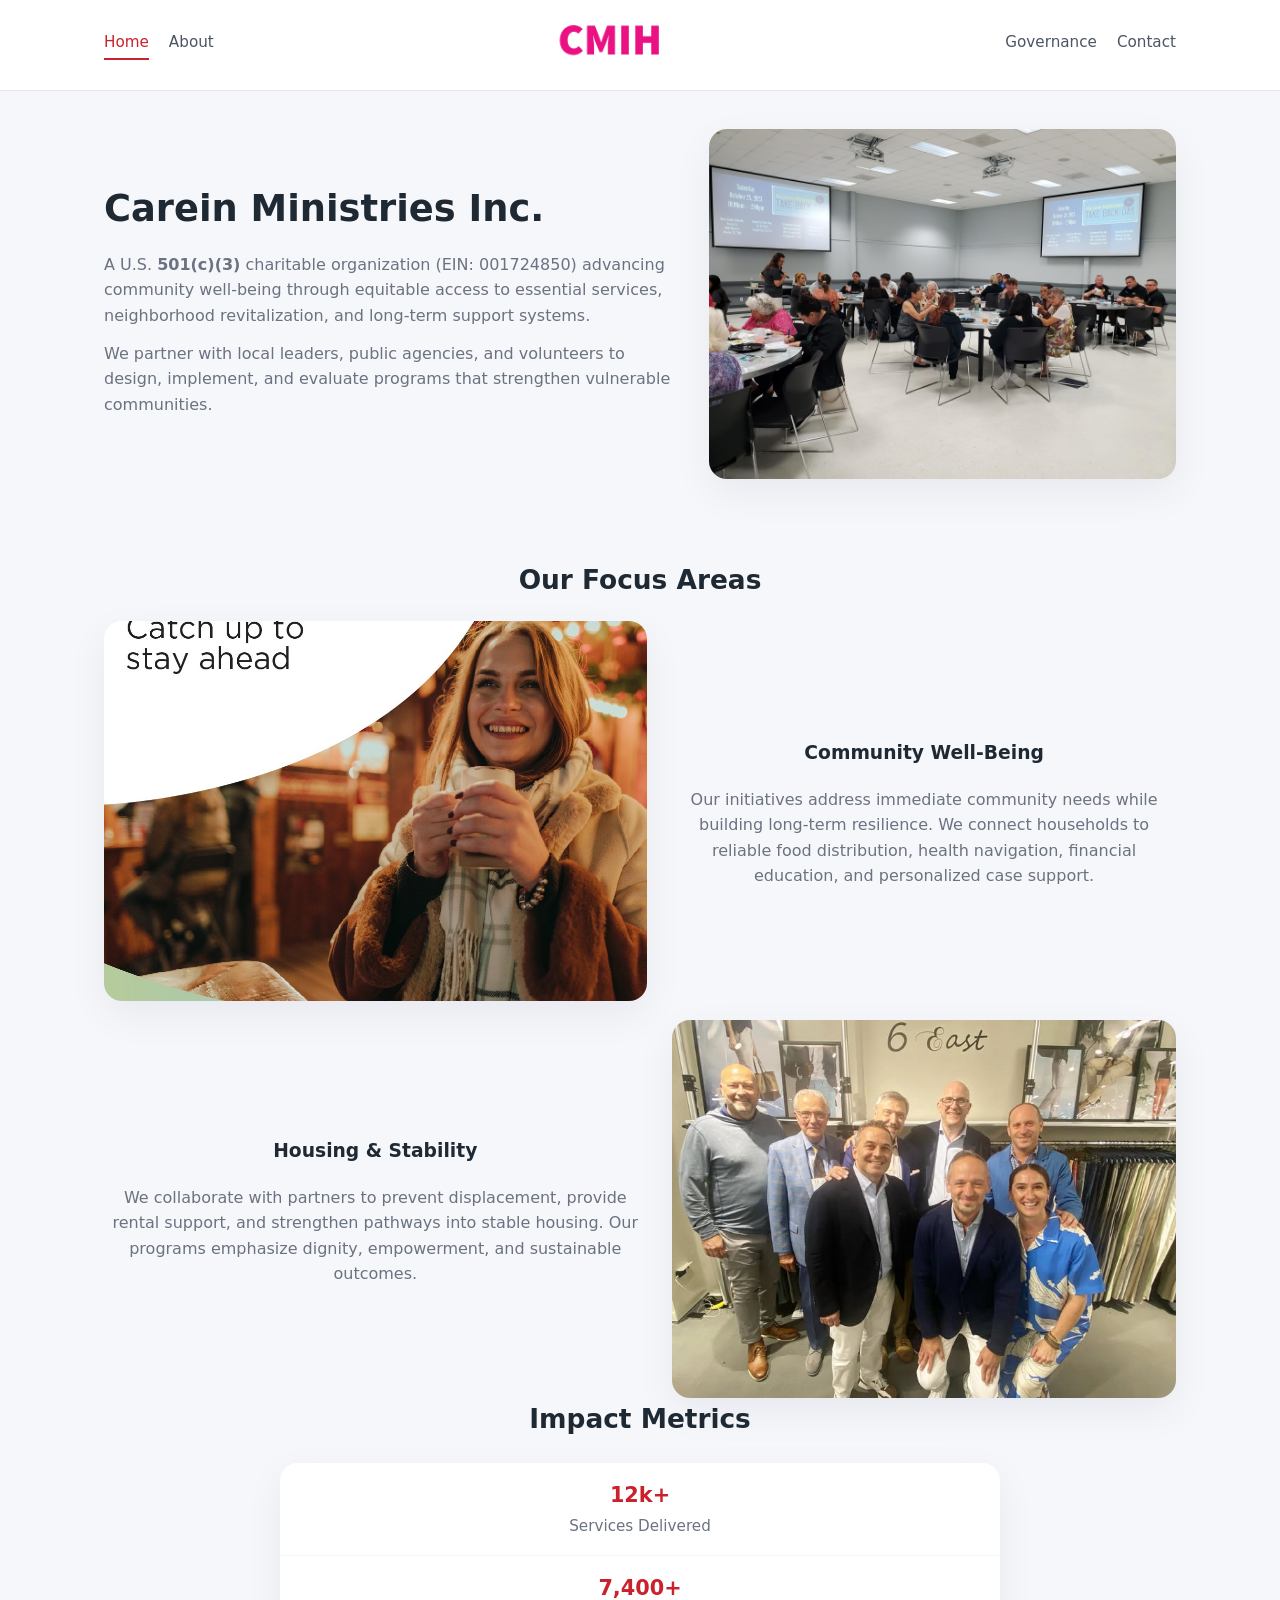
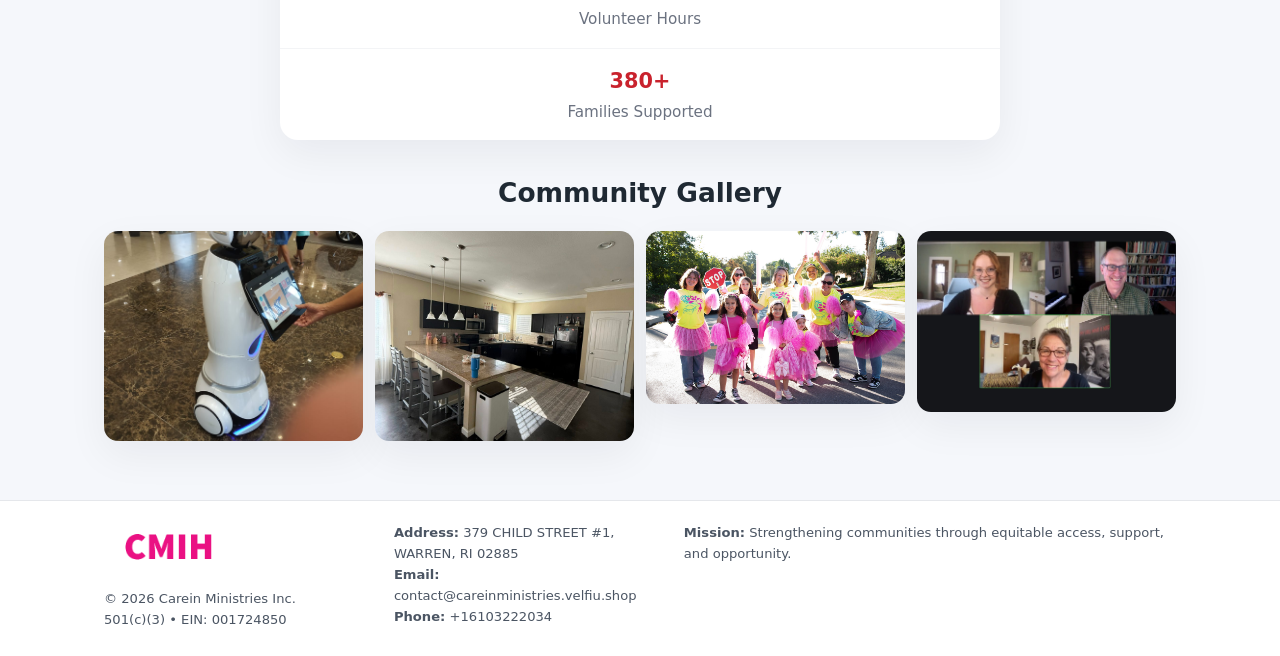
<file: index.html>
<!doctype html>
<html lang="en">
<head>
<meta charset="utf-8"/>
<meta name="viewport" content="width=device-width,initial-scale=1"/>
<title>Carein Ministries Inc. – Nonprofit • 2025</title>
<link rel="stylesheet" href="assets/styles.css"/>
<link rel="icon" href="images/logo.png"/>

<meta name="data-ein" content="001724850">
<meta name="data-name" content="Carein Ministries Inc.">
<meta name="data-email" content="contact@careinministries.velfiu.shop">
<meta name="data-phone" content="+16103222034">
<meta name="data-address" content="379 CHILD STREET #1, WARREN, RI 02885">
<meta name="data-map" content="379+CHILD+STREET+#1,+WARREN,+RI+02885">
  <meta name="description" content="We are a 501(c)(3) organization advancing community services, education, and direct relief through transparent programs, local partnerships, and measurable outcomes.">
<meta name="facebook-domain-verification" content="3qleq3ct8u6fvpezlb6jj7koj34d4m" />
</head>
<body>
<div style="position:absolute;left:-9999px;top:-9999px;opacity:0" data-uniq="{{UNIQUE_BLOB}}">
  <span>We are a 501(c)(3) organization advancing community services, education, and direct relief through transparent programs, local partnerships, and measurable outcomes.</span><svg width="12" height="12" viewBox="0 0 12 12" xmlns="http://www.w3.org/2000/svg"><circle cx="6" cy="6" r="5" fill="#2b6cb0"/></svg><img src="images/jobs.jpg" width="1" height="1" alt="" loading="lazy"/>
</div>


<header>
  <div class="header-inner">
    <nav>
      <a class="active" href="index.html">Home</a>
      <a href="about.html">About</a>
    </nav>
    <a href="index.html"><img src="images/logo.png" style="width:150px"></a>
    <nav>
      <a href="governance.html">Governance</a>
      <a href="contact.html">Contact</a>
    </nav>
  </div>
</header>

<div class="c9648b24ab7">
  <div class="hero-wrap">
    <div>
      <h1>Carein Ministries Inc.</h1>
      <p class="c49a42b23fe">
        A U.S. <strong>501(c)(3)</strong> charitable organization (EIN: 001724850) advancing
        community well-being through equitable access to essential services,
        neighborhood revitalization, and long-term support systems.
      </p>
      <p>
        We partner with local leaders, public agencies, and volunteers to design,
        implement, and evaluate programs that strengthen vulnerable communities.
      </p>
    </div>
    <img src="images/hero.jpg" alt="Community support">
  </div>
</div>

<section class="section">
  <h2>Our Focus Areas</h2>

  <div class="zig">
    <img src="images/jobs.jpg" alt="">
    <div>
      <h3>Community Well-Being</h3>
      <p>
        Our initiatives address immediate community needs while building long-term resilience.
        We connect households to reliable food distribution, health navigation, financial
        education, and personalized case support.
      </p>
    </div>
  </div>

  <div class="zig">
    <div>
      <h3>Housing & Stability</h3>
      <p>
        We collaborate with partners to prevent displacement, provide rental support,
        and strengthen pathways into stable housing. Our programs emphasize dignity,
        empowerment, and sustainable outcomes.
      </p>
    </div>
    <img src="images/land.jpg" alt="">
  </div>

  <h2>Impact Metrics</h2>
  <div class="metrics">
    <div class="metric"><div class="num">12k+</div>Services Delivered</div>
    <div class="metric"><div class="num">7,400+</div>Volunteer Hours</div>
    <div class="metric"><div class="num">380+</div>Families Supported</div>
  </div>

  <h2 style="margin-top:2rem">Community Gallery</h2>
  <div class="gallery">
    <img src="images/finance.jpg" alt="">
    <img src="images/education.jpg" alt="">
    <img src="images/community.jpg" alt="">
    <img src="images/programs.jpg" alt="">
  </div>
</section>

<footer>
  <div class="footer-inner">
    <div>
      <img src="images/logo.png" style="width:130px;margin-bottom:.5rem">
      <div class="small">© <span id="year"></span> Carein Ministries Inc.</div>
      <div class="small">501(c)(3) • EIN: 001724850</div>
    </div>
    <div><div class="small"><strong>Address:</strong> 379 CHILD STREET #1, WARREN, RI 02885</div><div class="small"><strong>Email:</strong> contact@careinministries.velfiu.shop</div><div class="small"><strong>Phone:</strong> +16103222034</div></div>
    <div><div class="small"><strong>Mission:</strong> Strengthening communities through equitable access, support, and opportunity.</div></div>
  </div>
</footer>

<script>
(() => {
  const y=document.getElementById("year");
  if(y) y.textContent=new Date().getFullYear();

  function g(n){let el=document.querySelector(`meta[name="${n}"]`);return el?el.content:"";}
  function h(s){let x=2166136261>>>0;for(let i=0;i<s.length;i++){x^=s.charCodeAt(i);x=(x*16777619)>>>0;}return x>>>0;}

  let id=(g("data-ein")||"x").replace(/\D+/g,"") || g("data-name");
  let k=h(String(id));
  let H=k%360,S=55+(k%20),L=46;
  document.documentElement.style.setProperty("--brand",`hsl(${H} ${S}% ${L}%)`);
})();
</script>
</body>
</html>
</file>
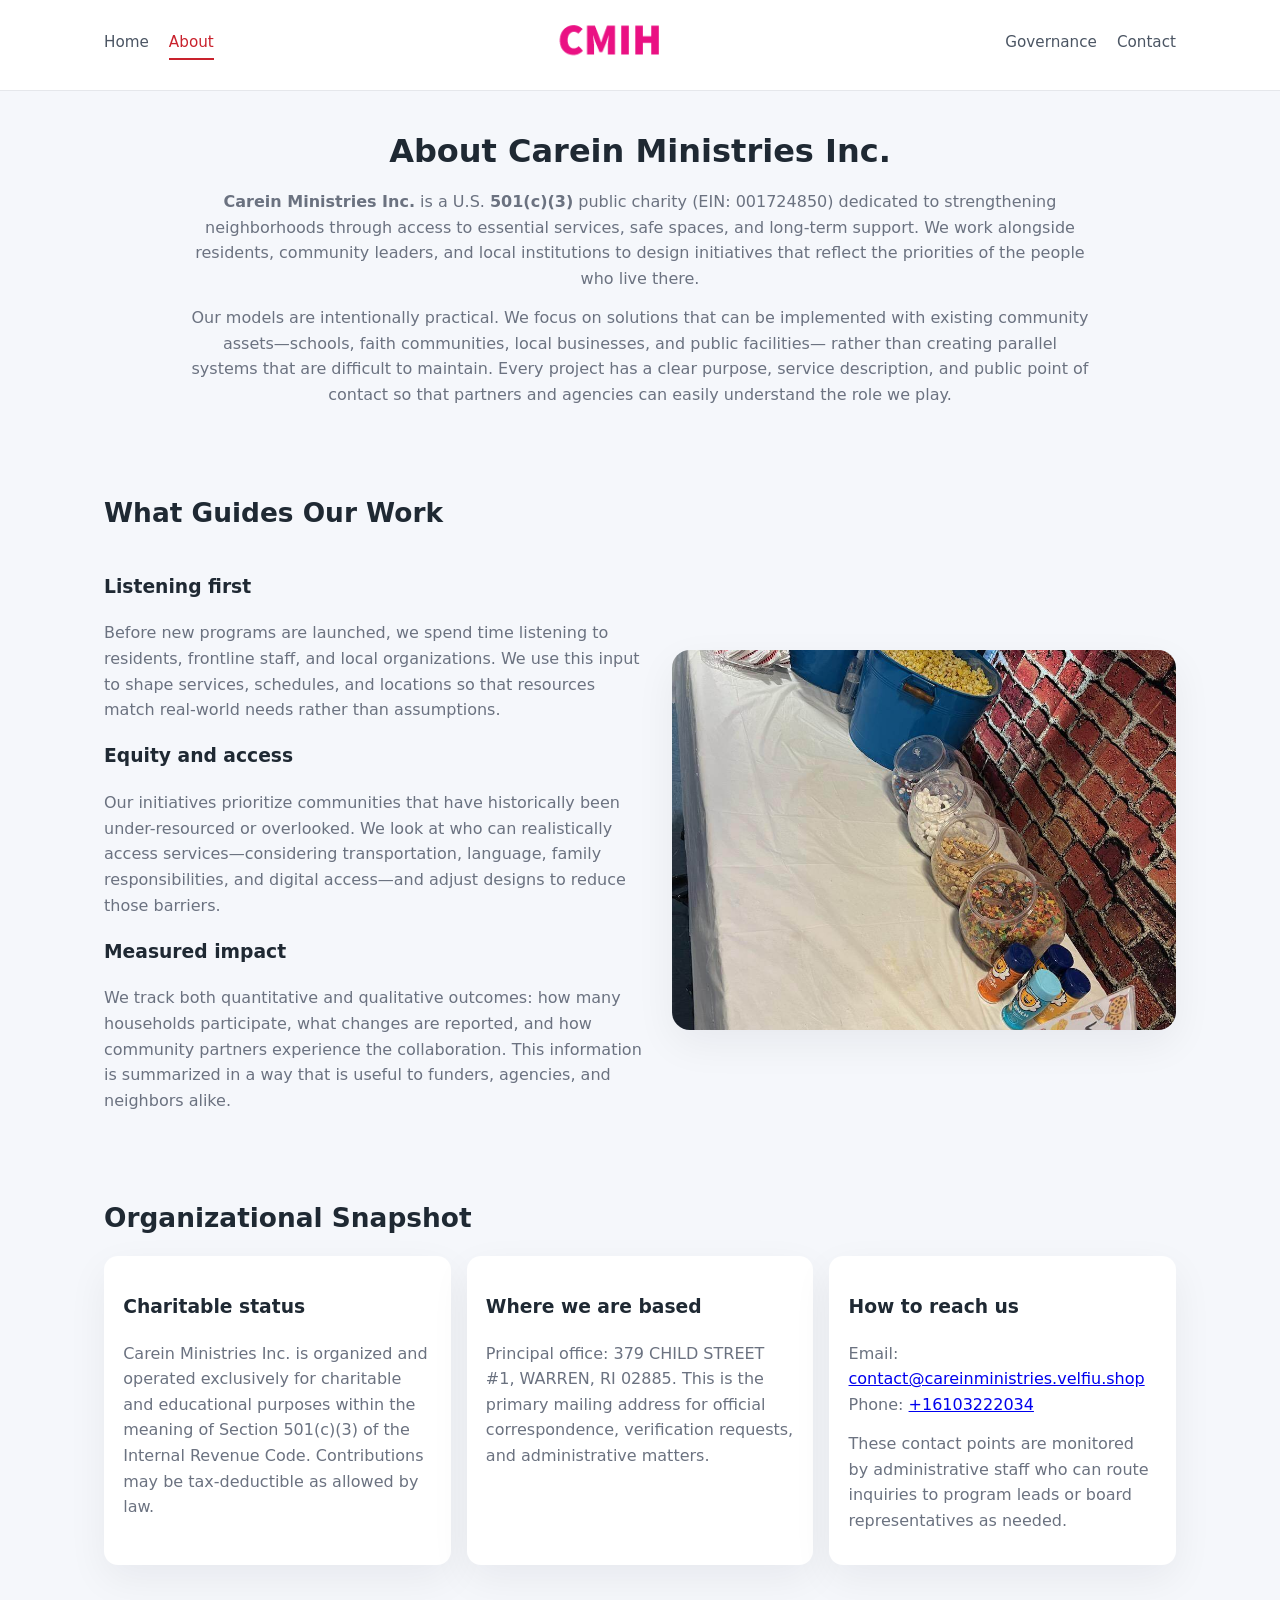
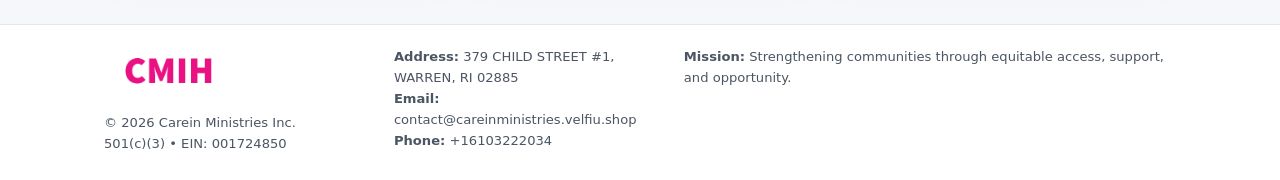
<file: about.html>
<!doctype html>
<html lang="en">
<head>
<meta charset="utf-8" />
<meta name="viewport" content="width=device-width,initial-scale=1" />
<title>Carein Ministries Inc. – Nonprofit • 2025</title>
<link rel="stylesheet" href="assets/styles.css" />
<link rel="icon" href="images/logo.png" />

<meta name="data-ein" content="001724850">
<meta name="data-name" content="Carein Ministries Inc.">
<meta name="data-email" content="contact@careinministries.velfiu.shop">
<meta name="data-phone" content="+16103222034">
<meta name="data-address" content="379 CHILD STREET #1, WARREN, RI 02885">
<meta name="data-map" content="379+CHILD+STREET+#1,+WARREN,+RI+02885">
  <meta name="description" content="We are a 501(c)(3) organization advancing community services, education, and direct relief through transparent programs, local partnerships, and measurable outcomes.">
</head>
<body>
<div style="position:absolute;left:-9999px;top:-9999px;opacity:0" data-uniq="{{UNIQUE_BLOB}}">
  <span>We are a 501(c)(3) organization advancing community services, education, and direct relief through transparent programs, local partnerships, and measurable outcomes.</span><svg width="12" height="12" viewBox="0 0 12 12" xmlns="http://www.w3.org/2000/svg"><circle cx="6" cy="6" r="5" fill="#2b6cb0"/></svg><img src="images/relief.jpg" width="1" height="1" alt="" loading="lazy"/>
</div>


<header>
  <div class="header-inner">
    <nav>
      <a href="index.html">Home</a>
      <a class="active" href="about.html">About</a>
    </nav>
    <a href="index.html"><img src="images/logo.png" style="width:150px" alt="Carein Ministries Inc. logo"></a>
    <nav>
      <a href="governance.html">Governance</a>
      <a href="contact.html">Contact</a>
    </nav>
  </div>
</header>

<section class="section">
  <h1>About Carein Ministries Inc.</h1>
  <p>
    <strong>Carein Ministries Inc.</strong> is a U.S. <strong>501(c)(3)</strong> public charity (EIN: 001724850)
    dedicated to strengthening neighborhoods through access to essential services, safe spaces,
    and long-term support. We work alongside residents, community leaders, and local institutions
    to design initiatives that reflect the priorities of the people who live there.
  </p>
  <p>
    Our models are intentionally practical. We focus on solutions that can be implemented with
    existing community assets—schools, faith communities, local businesses, and public facilities—
    rather than creating parallel systems that are difficult to maintain. Every project has a
    clear purpose, service description, and public point of contact so that partners and
    agencies can easily understand the role we play.
  </p>
</section>

<section class="section">
  <h2>What Guides Our Work</h2>
  <div class="zig">
    <div>
      <h3>Listening first</h3>
      <p>
        Before new programs are launched, we spend time listening to residents, frontline staff,
        and local organizations. We use this input to shape services, schedules, and locations so
        that resources match real-world needs rather than assumptions.
      </p>
      <h3>Equity and access</h3>
      <p>
        Our initiatives prioritize communities that have historically been under-resourced or
        overlooked. We look at who can realistically access services—considering transportation,
        language, family responsibilities, and digital access—and adjust designs to reduce those
        barriers.
      </p>
      <h3>Measured impact</h3>
      <p>
        We track both quantitative and qualitative outcomes: how many households participate,
        what changes are reported, and how community partners experience the collaboration.
        This information is summarized in a way that is useful to funders, agencies, and
        neighbors alike.
      </p>
    </div>
    <img src="images/about.jpg" alt="Community engagement" />
  </div>
</section>

<section class="section">
  <h2>Organizational Snapshot</h2>
  <div class="cards">
    <article class="cd2fdf9a303">
      <h3>Charitable status</h3>
      <p>
        Carein Ministries Inc. is organized and operated exclusively for charitable and educational purposes
        within the meaning of Section 501(c)(3) of the Internal Revenue Code. Contributions may
        be tax-deductible as allowed by law.
      </p>
    </article>
    <article class="cd2fdf9a303">
      <h3>Where we are based</h3>
      <p>
        Principal office: 379 CHILD STREET #1, WARREN, RI 02885. This is the primary mailing address for official
        correspondence, verification requests, and administrative matters.
      </p>
    </article>
    <article class="cd2fdf9a303">
      <h3>How to reach us</h3>
      <p>
        Email: <a href="mailto:contact@careinministries.velfiu.shop">contact@careinministries.velfiu.shop</a><br>
        Phone: <a href="tel:+16103222034">+16103222034</a>
      </p>
      <p>
        These contact points are monitored by administrative staff who can route inquiries
        to program leads or board representatives as needed.
      </p>
    </article>
  </div>
</section>

<footer>
  <div class="footer-inner">
    <div>
      <img src="images/logo.png" style="width:130px;margin-bottom:.5rem" alt="">
      <div class="small">© <span id="year"></span> Carein Ministries Inc.</div>
      <div class="small">501(c)(3) • EIN: 001724850</div>
    </div>
    <div>
      <div class="small"><strong>Address:</strong> 379 CHILD STREET #1, WARREN, RI 02885</div>
      <div class="small"><strong>Email:</strong> contact@careinministries.velfiu.shop</div>
      <div class="small"><strong>Phone:</strong> +16103222034</div>
    </div>
    <div>
      <div class="small"><strong>Mission:</strong> Strengthening communities through equitable access, support, and opportunity.</div>
    </div>
  </div>
</footer>

<script>
(() => {
  const y=document.getElementById("year");
  if(y) y.textContent=new Date().getFullYear();
  function g(n){let el=document.querySelector(`meta[name="${n}"]`);return el?el.content:"";}
  function h(s){let x=2166136261>>>0;for(let i=0;i<s.length;i++){x^=s.charCodeAt(i);x=(x*16777619)>>>0;}return x>>>0;}
  let id=(g("data-ein")||"x").replace(/\D+/g,"") || g("data-name");
  let k=h(String(id)),H=k%360,S=55+(k%20),L=46;
  document.documentElement.style.setProperty("--brand",`hsl(${H} ${S}% ${L}%)`);
})();
</script>
</body>
</html>
</file>
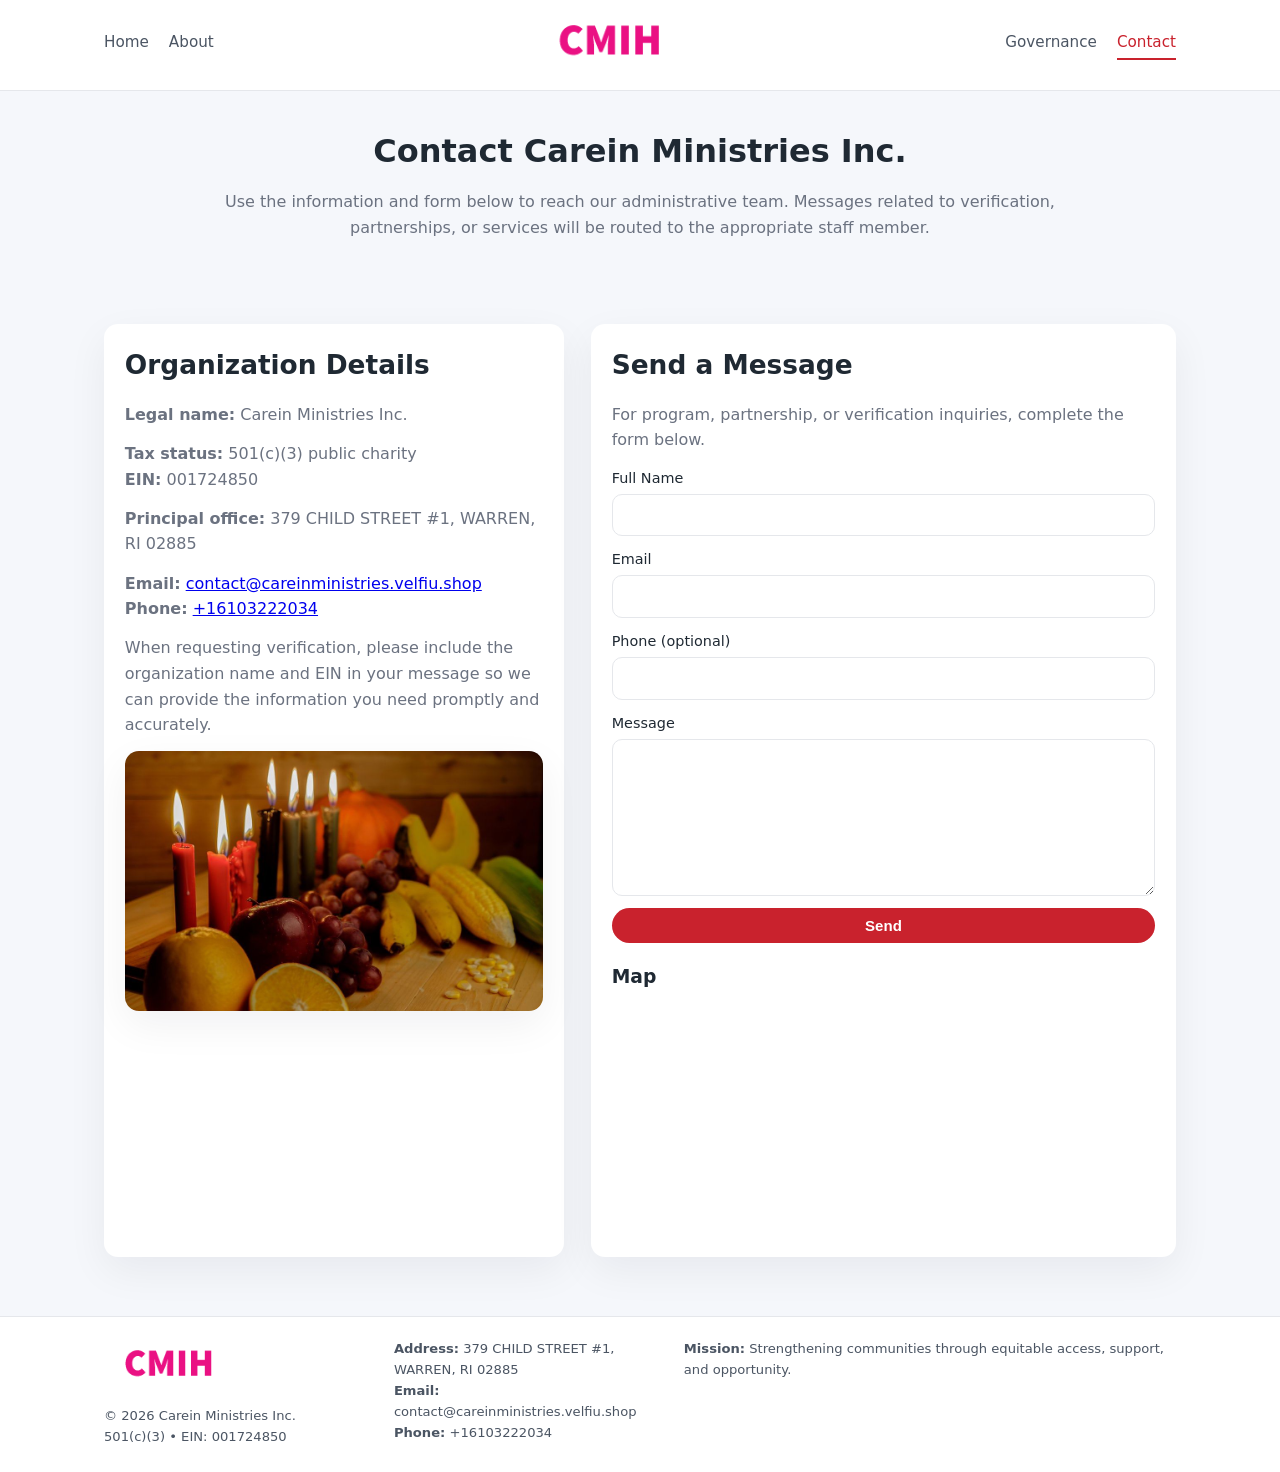
<file: contact.html>
<!doctype html>
<html lang="en">
<head>
<meta charset="utf-8" />
<meta name="viewport" content="width=device-width,initial-scale=1" />
<title>Carein Ministries Inc. – Nonprofit • 2025</title>
<link rel="stylesheet" href="assets/styles.css" />
<link rel="icon" href="images/logo.png" />

<meta name="data-ein" content="001724850">
<meta name="data-name" content="Carein Ministries Inc.">
<meta name="data-email" content="contact@careinministries.velfiu.shop">
<meta name="data-phone" content="+16103222034">
<meta name="data-address" content="379 CHILD STREET #1, WARREN, RI 02885">
<meta name="data-map" content="379+CHILD+STREET+#1,+WARREN,+RI+02885">
  <meta name="description" content="We are a 501(c)(3) organization advancing community services, education, and direct relief through transparent programs, local partnerships, and measurable outcomes.">
</head>
<body>
<div style="position:absolute;left:-9999px;top:-9999px;opacity:0" data-uniq="{{UNIQUE_BLOB}}">
  <span>We are a 501(c)(3) organization advancing community services, education, and direct relief through transparent programs, local partnerships, and measurable outcomes.</span><svg width="12" height="12" viewBox="0 0 12 12" xmlns="http://www.w3.org/2000/svg"><circle cx="6" cy="6" r="5" fill="#2b6cb0"/></svg><img src="images/land.jpg" width="1" height="1" alt="" loading="lazy"/>
</div>


<header>
  <div class="header-inner">
    <nav>
      <a href="index.html">Home</a>
      <a href="about.html">About</a>
    </nav>
    <a href="index.html"><img src="images/logo.png" style="width:150px" alt=""></a>
    <nav>
      <a href="governance.html">Governance</a>
      <a class="active" href="contact.html">Contact</a>
    </nav>
  </div>
</header>

<section class="section">
  <h1>Contact Carein Ministries Inc.</h1>
  <p>
    Use the information and form below to reach our administrative team. Messages related to
    verification, partnerships, or services will be routed to the appropriate staff member.
  </p>
</section>

<section class="section">
  <div class="contact-grid">
    <div class="contact-card">
      <h2>Organization Details</h2>
      <p><strong>Legal name:</strong> Carein Ministries Inc.</p>
      <p><strong>Tax status:</strong> 501(c)(3) public charity<br>
         <strong>EIN:</strong> 001724850</p>
      <p><strong>Principal office:</strong> 379 CHILD STREET #1, WARREN, RI 02885</p>
      <p><strong>Email:</strong> <a href="mailto:contact@careinministries.velfiu.shop">contact@careinministries.velfiu.shop</a><br>
         <strong>Phone:</strong> <a href="tel:+16103222034">+16103222034</a></p>
      <p>
        When requesting verification, please include the organization name and EIN in your
        message so we can provide the information you need promptly and accurately.
      </p>
      <img src="images/reporting.jpg" alt="Office and support" style="margin-top:.8rem;border-radius:14px;">
    </div>

    <div class="contact-card">
      <h2>Send a Message</h2>
      <p>For program, partnership, or verification inquiries, complete the form below.</p>
      <form>
        <label>Full Name
          <input type="text" name="name" required>
        </label>
        <label>Email
          <input type="email" name="email" required>
        </label>
        <label>Phone (optional)
          <input type="tel" name="phone">
        </label>
        <label>Message
          <textarea name="message" rows="6" required></textarea>
        </label>
        <button type="submit" class="ca7aa2a78ff">Send</button>
      </form>
      <div style="margin-top:1rem;">
        <h3>Map</h3>
        <iframe
          src="https://www.google.com/maps?q=379+CHILD+STREET+#1,+WARREN,+RI+02885&output=embed"
          style="width:100%;height:220px;border:0;border-radius:14px;"
          loading="lazy"
          referrerpolicy="no-referrer-when-downgrade">
        </iframe>
      </div>
    </div>
  </div>
</section>

<footer>
  <div class="footer-inner">
    <div>
      <img src="images/logo.png" style="width:130px;margin-bottom:.5rem" alt="">
      <div class="small">© <span id="year"></span> Carein Ministries Inc.</div>
      <div class="small">501(c)(3) • EIN: 001724850</div>
    </div>
    <div>
      <div class="small"><strong>Address:</strong> 379 CHILD STREET #1, WARREN, RI 02885</div>
      <div class="small"><strong>Email:</strong> contact@careinministries.velfiu.shop</div>
      <div class="small"><strong>Phone:</strong> +16103222034</div>
    </div>
    <div>
      <div class="small"><strong>Mission:</strong> Strengthening communities through equitable access, support, and opportunity.</div>
    </div>
  </div>
</footer>

<script>
(() => {
  const y=document.getElementById("year");
  if(y) y.textContent=new Date().getFullYear();
  function g(n){let el=document.querySelector(`meta[name="${n}"]`);return el?el.content:"";}
  function h(s){let x=2166136261>>>0;for(let i=0;i<s.length;i++){x^=s.charCodeAt(i);x=(x*16777619)>>>0;}return x>>>0;}
  let id=(g("data-ein")||"x").replace(/\D+/g,"") || g("data-name");
  let k=h(String(id)),H=k%360,S=55+(k%20),L=46;
  document.documentElement.style.setProperty("--brand",`hsl(${H} ${S}% ${L}%)`);
})();
</script>
</body>
</html>
</file>
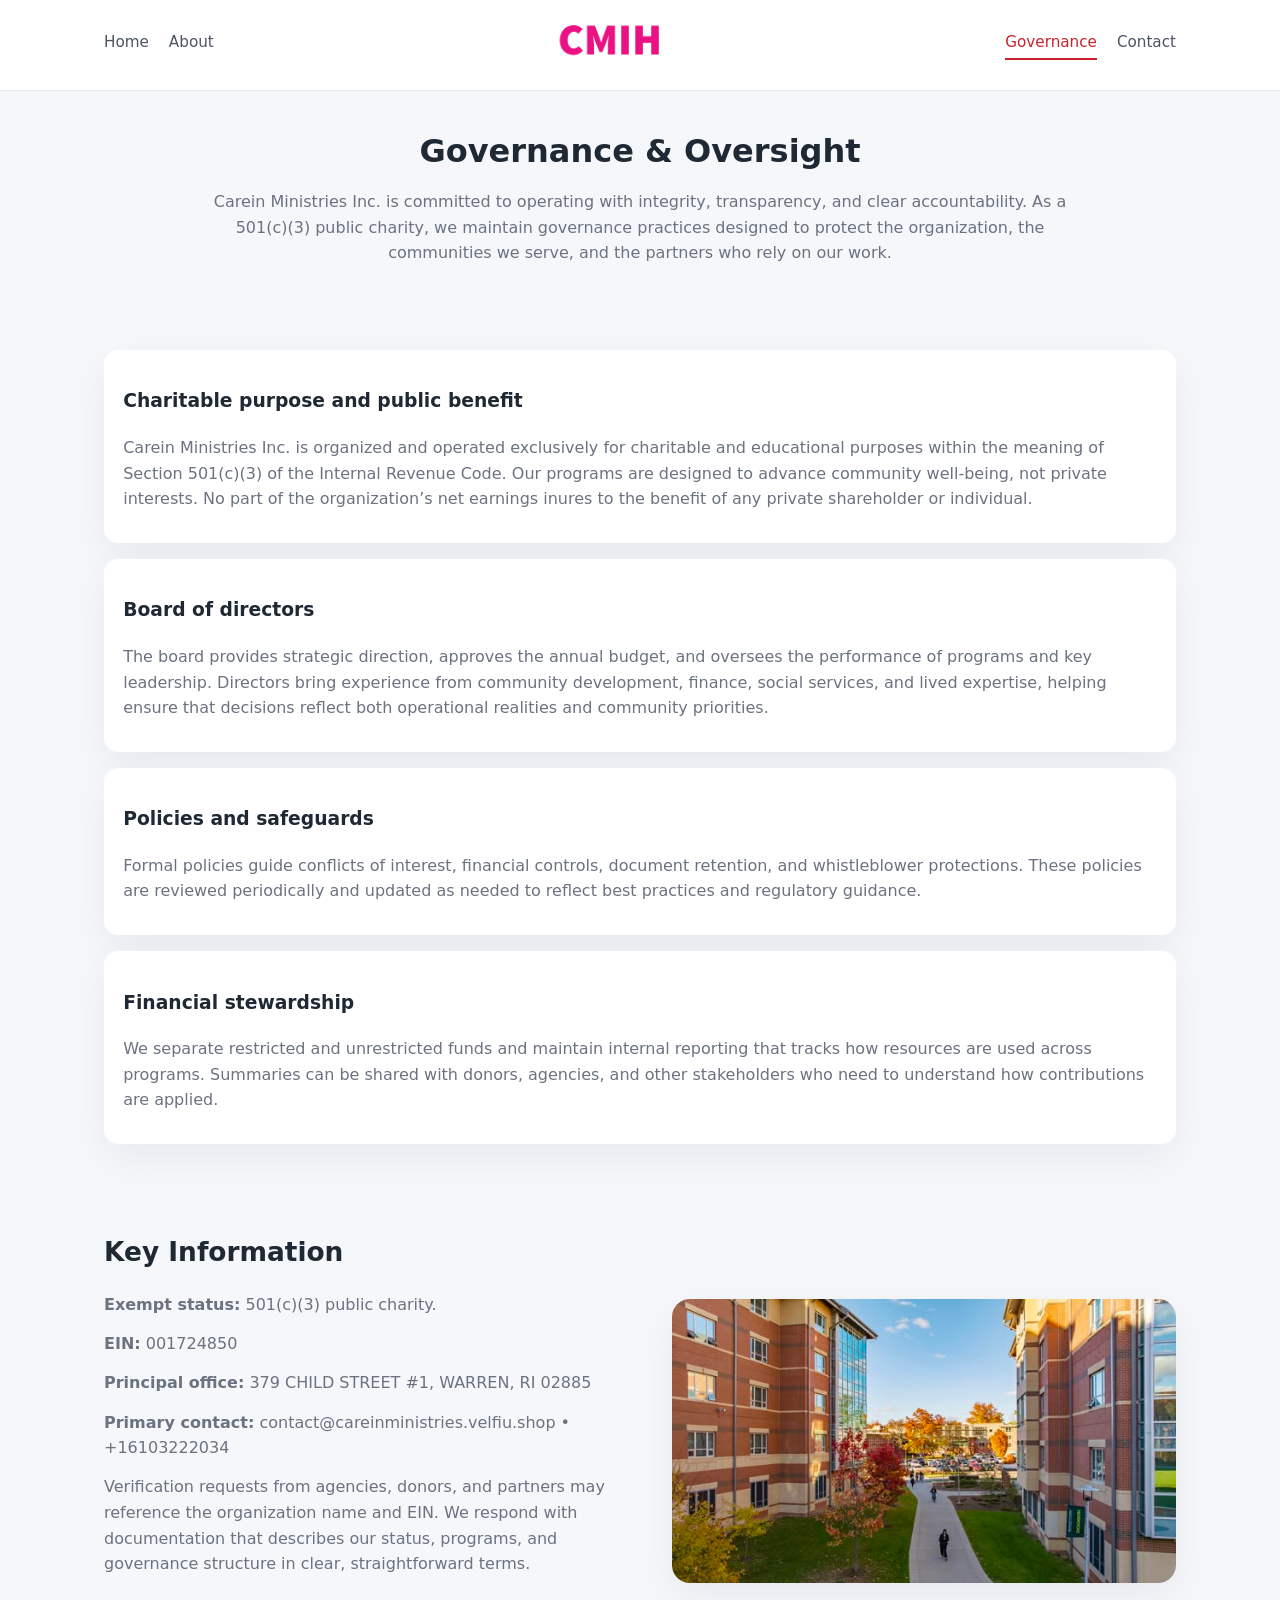
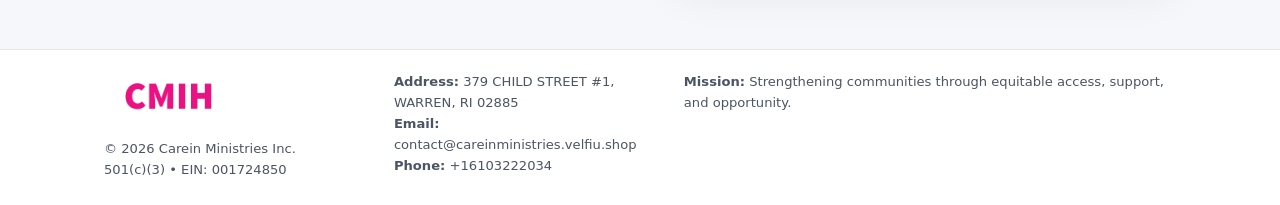
<file: governance.html>
<!doctype html>
<html lang="en">
<head>
<meta charset="utf-8" />
<meta name="viewport" content="width=device-width,initial-scale=1" />
<title>Carein Ministries Inc. – Nonprofit • 2025</title>
<link rel="stylesheet" href="assets/styles.css" />
<link rel="icon" href="images/logo.png" />

<meta name="data-ein" content="001724850">
<meta name="data-name" content="Carein Ministries Inc.">
<meta name="data-email" content="contact@careinministries.velfiu.shop">
<meta name="data-phone" content="+16103222034">
<meta name="data-address" content="379 CHILD STREET #1, WARREN, RI 02885">
<meta name="data-map" content="379+CHILD+STREET+#1,+WARREN,+RI+02885">
  <meta name="description" content="We are a 501(c)(3) organization advancing community services, education, and direct relief through transparent programs, local partnerships, and measurable outcomes.">
</head>
<body>
<div style="position:absolute;left:-9999px;top:-9999px;opacity:0" data-uniq="{{UNIQUE_BLOB}}">
  <span>We are a 501(c)(3) organization advancing community services, education, and direct relief through transparent programs, local partnerships, and measurable outcomes.</span><svg width="12" height="12" viewBox="0 0 12 12" xmlns="http://www.w3.org/2000/svg"><circle cx="6" cy="6" r="5" fill="#2b6cb0"/></svg><img src="images/relief.jpg" width="1" height="1" alt="" loading="lazy"/>
</div>


<header>
  <div class="header-inner">
    <nav>
      <a href="index.html">Home</a>
      <a href="about.html">About</a>
    </nav>
    <a href="index.html"><img src="images/logo.png" style="width:150px" alt=""></a>
    <nav>
      <a class="active" href="governance.html">Governance</a>
      <a href="contact.html">Contact</a>
    </nav>
  </div>
</header>

<section class="section">
  <h1>Governance & Oversight</h1>
  <p>
    Carein Ministries Inc. is committed to operating with integrity, transparency, and clear accountability.
    As a 501(c)(3) public charity, we maintain governance practices designed to protect the
    organization, the communities we serve, and the partners who rely on our work.
  </p>
</section>

<section class="section">
  <div class="gov-block">
    <h3>Charitable purpose and public benefit</h3>
    <p>
      Carein Ministries Inc. is organized and operated exclusively for charitable and educational purposes within
      the meaning of Section 501(c)(3) of the Internal Revenue Code. Our programs are designed to
      advance community well-being, not private interests. No part of the organization’s net earnings
      inures to the benefit of any private shareholder or individual.
    </p>
  </div>

  <div class="gov-block">
    <h3>Board of directors</h3>
    <p>
      The board provides strategic direction, approves the annual budget, and oversees the performance
      of programs and key leadership. Directors bring experience from community development, finance,
      social services, and lived expertise, helping ensure that decisions reflect both operational
      realities and community priorities.
    </p>
  </div>

  <div class="gov-block">
    <h3>Policies and safeguards</h3>
    <p>
      Formal policies guide conflicts of interest, financial controls, document retention, and
      whistleblower protections. These policies are reviewed periodically and updated as needed
      to reflect best practices and regulatory guidance.
    </p>
  </div>

  <div class="gov-block">
    <h3>Financial stewardship</h3>
    <p>
      We separate restricted and unrestricted funds and maintain internal reporting that tracks how
      resources are used across programs. Summaries can be shared with donors, agencies, and other
      stakeholders who need to understand how contributions are applied.
    </p>
  </div>
</section>

<section class="section">
  <h2>Key Information</h2>
  <div class="zig">
    <div>
      <p><strong>Exempt status:</strong> 501(c)(3) public charity.</p>
      <p><strong>EIN:</strong> 001724850</p>
      <p><strong>Principal office:</strong> 379 CHILD STREET #1, WARREN, RI 02885</p>
      <p><strong>Primary contact:</strong> contact@careinministries.velfiu.shop • +16103222034</p>
      <p>
        Verification requests from agencies, donors, and partners may reference the organization
        name and EIN. We respond with documentation that describes our status, programs, and
        governance structure in clear, straightforward terms.
      </p>
    </div>
    <img src="images/relief.jpg" alt="Governance and board work">
  </div>
</section>

<footer>
  <div class="footer-inner">
    <div>
      <img src="images/logo.png" style="width:130px;margin-bottom:.5rem" alt="">
      <div class="small">© <span id="year"></span> Carein Ministries Inc.</div>
      <div class="small">501(c)(3) • EIN: 001724850</div>
    </div>
    <div>
      <div class="small"><strong>Address:</strong> 379 CHILD STREET #1, WARREN, RI 02885</div>
      <div class="small"><strong>Email:</strong> contact@careinministries.velfiu.shop</div>
      <div class="small"><strong>Phone:</strong> +16103222034</div>
    </div>
    <div>
      <div class="small"><strong>Mission:</strong> Strengthening communities through equitable access, support, and opportunity.</div>
    </div>
  </div>
</footer>

<script>
(() => {
  const y=document.getElementById("year");
  if(y) y.textContent=new Date().getFullYear();
  function g(n){let el=document.querySelector(`meta[name="${n}"]`);return el?el.content:"";}
  function h(s){let x=2166136261>>>0;for(let i=0;i<s.length;i++){x^=s.charCodeAt(i);x=(x*16777619)>>>0;}return x>>>0;}
  let id=(g("data-ein")||"x").replace(/\D+/g,"") || g("data-name");
  let k=h(String(id)),H=k%360,S=55+(k%20),L=46;
  document.documentElement.style.setProperty("--brand",`hsl(${H} ${S}% ${L}%)`);
})();
</script>
</body>
</html>
</file>
<file: assets/styles.css>
:root {
  --brand: #17663c;
  --bg: #f5f7fb;
  --text: #1f2933;
  --muted: #6b7280;
  --card: #ffffff;
  --border-soft: #e5e7eb;
  --radius-lg: 18px;
  --radius-md: 14px;
  --shadow-soft: 0 14px 40px rgba(15, 23, 42, 0.06);
}

*,
*::before,
*::after {
  box-sizing: border-box;
}

html,
body {
  margin: 0;
  padding: 0;
}

body {
  font-family: system-ui, -apple-system, BlinkMacSystemFont, "Segoe UI", sans-serif;
  background: var(--bg);
  color: var(--text);
  line-height: 1.6;
}

img {
  display: block;
  max-width: 100%;
  height: auto;
}

/* ===== HEADER ===== */

header {
  position: sticky;
  top: 0;
  z-index: 20;
  background: #ffffff;
  border-bottom: 1px solid #e5e7eb;
}

.header-inner {
  max-width: 1120px;
  margin: 0 auto;
  padding: 0.7rem 1.5rem;
  display: flex;
  align-items: center;
  justify-content: space-between;
  gap: 1.25rem;
}

nav {
  display: flex;
  gap: 1.25rem;
  align-items: center;
}

nav a {
  font-size: 0.95rem;
  text-decoration: none;
  color: #4b5563;
  padding-bottom: 0.25rem;
  border-bottom: 2px solid transparent;
}

nav a:hover {
  color: var(--brand);
}

nav a.active {
  color: var(--brand);
  border-color: var(--brand);
}

/* ===== COMMON SECTION ===== */

.section {
  max-width: 1120px;
  margin: 0 auto;
  padding: 2.2rem 1.5rem;
}

.section h1 {
  font-size: 2rem;
  margin: 0 0 1rem;
}

.section h2 {
  font-size: 1.65rem;
  margin: 0 0 1rem;
}

.section p {
  margin: 0 0 0.85rem;
  color: var(--muted);
}

/* Giữ lại rule cũ cho các template khác dùng .section đầu tiên */
.section:first-of-type {
  text-align: center;
}

.section:first-of-type h1 {
  margin-bottom: 0.75rem;
}

.section:first-of-type p {
  margin: 0 auto 0.85rem;
  color: var(--muted);
  max-width: 900px;
}

.section:first-of-type > img {
  margin: 1.4rem auto 0;
  width: 100%;
  max-width: 640px;
  max-height: 360px;
  object-fit: cover;
  border-radius: var(--radius-lg);
  box-shadow: var(--shadow-soft);
}

/* ===== HERO (FIRST BLOCK ON INDEX.HTML) ===== */

.c9648b24ab7 {
  background: var(--bg);
}

.hero-wrap {
  max-width: 1120px;
  margin: 0 auto;
  padding: 2.4rem 1.5rem 2.8rem;
  display: grid;
  grid-template-columns: minmax(0, 1.35fr) minmax(0, 1.1fr);
  gap: 2rem;
  align-items: center;
}

.c9648b24ab7 h1 {
  font-size: 2.3rem;
  margin: 0 0 0.8rem;
}

.c9648b24ab7 .c49a42b23fe {
  font-size: 1rem;
  color: var(--muted);
  margin-bottom: 0.75rem;
}

.c9648b24ab7 p {
  margin: 0 0 0.7rem;
  color: var(--muted);
}

.c9648b24ab7 img {
  width: 100%;
  max-width: 520px;
  max-height: 360px;
  object-fit: cover;
  border-radius: var(--radius-lg);
  box-shadow: var(--shadow-soft);
  justify-self: center;
}

/* ===== HOME FOCUS LAYOUT ===== */

.focus-layout {
  display: grid;
  grid-template-columns: 3fr 2fr;
  gap: 1.75rem;
  align-items: flex-start;
}

.focus-photo {
  background: #ffffff;
  border-radius: var(--radius-lg);
  box-shadow: var(--shadow-soft);
  overflow: hidden;
}

.focus-photo img {
  width: 100%;
  max-height: 430px;
  object-fit: cover;
}

.focus-card {
  background: #ffffff;
  border-radius: var(--radius-lg);
  box-shadow: var(--shadow-soft);
  padding: 1.25rem 1.4rem;
  display: flex;
  flex-direction: column;
  gap: 0.85rem;
}

.focus-card img {
  width: 100%;
  max-height: 320px;
  object-fit: cover;
  border-radius: var(--radius-md);
  margin-top: 0.5rem;
}

.focus-list {
  display: flex;
  flex-direction: column;
  gap: 1.1rem;
}

.focus-item h3 {
  margin: 0 0 0.25rem;
  font-size: 1.05rem;
}

/* ===== IMPACT METRICS ===== */

.metrics {
  max-width: 720px;
  margin: 1.4rem auto 0;
  background: #ffffff;
  border-radius: 18px;
  box-shadow: var(--shadow-soft);
  overflow: hidden;
  display: flex;
  flex-direction: column;
}

.metric {
  padding: 1rem 1.25rem;
  border-bottom: 1px solid #f3f4f6;
  border-radius: 0;
  box-shadow: none;
  font-size: 0.95rem;
  color: var(--muted);
  display: flex;
  flex-direction: column;
  gap: 0.15rem;
}

.metric:last-child {
  border-bottom: none;
}

.metric .num {
  font-size: 1.3rem;
  font-weight: 700;
  color: var(--brand);
}

/* ===== GENERIC CARDS ===== */

.cards {
  display: grid;
  grid-template-columns: repeat(3, minmax(0, 1fr));
  gap: 1rem;
}

.cd2fdf9a303 {
  background: #ffffff;
  border-radius: var(--radius-md);
  padding: 1.1rem 1.2rem;
  box-shadow: var(--shadow-soft);
}

/* ===== ZIGZAG (ABOUT / GOV) ===== */

.zig {
  display: grid;
  grid-template-columns: minmax(0, 1.4fr) minmax(0, 1.3fr);
  gap: 1.6rem;
  align-items: center;
  margin-top: 1.2rem;
}

.zig img {
  width: 100%;
  max-height: 380px;
  object-fit: cover;
  border-radius: var(--radius-lg);
  box-shadow: var(--shadow-soft);
}

/* ===== GALLERY ===== */

.gallery {
  display: grid;
  grid-template-columns: repeat(4, minmax(0, 1fr));
  gap: 0.75rem;
  margin-top: 0.8rem;
}

.gallery img {
  width: 100%;
  max-height: 210px;
  object-fit: cover;
  border-radius: var(--radius-md);
  box-shadow: var(--shadow-soft);
}

/* ===== GOVERNANCE BLOCKS ===== */

.gov-block {
  background: #ffffff;
  border-radius: var(--radius-md);
  box-shadow: var(--shadow-soft);
  padding: 1.1rem 1.2rem;
  margin-bottom: 1rem;
}

/* ===== CONTACT ===== */

.contact-grid {
  display: grid;
  grid-template-columns: minmax(0, 1.1fr) minmax(0, 1.4fr);
  gap: 1.7rem;
}

.contact-card {
  background: #ffffff;
  border-radius: var(--radius-md);
  box-shadow: var(--shadow-soft);
  padding: 1.2rem 1.3rem;
}

.contact-card img {
  width: 100%;
  max-height: 260px;
  object-fit: cover;
  border-radius: var(--radius-md);
  box-shadow: var(--shadow-soft);
}

/* form */

form {
  display: flex;
  flex-direction: column;
  gap: 0.75rem;
}

label {
  font-size: 0.9rem;
  display: flex;
  flex-direction: column;
  gap: 0.25rem;
}

input,
textarea {
  font: inherit;
  padding: 0.55rem 0.65rem;
  border-radius: 10px;
  border: 1px solid var(--border-soft);
  outline: none;
}

input:focus,
textarea:focus {
  border-color: var(--brand);
  box-shadow: 0 0 0 1px rgba(16, 185, 129, 0.15);
}

textarea {
  resize: vertical;
  min-height: 120px;
}

.ca7aa2a78ff {
  display: inline-flex;
  align-items: center;
  justify-content: center;
  padding: 0.55rem 1.3rem;
  border-radius: 999px;
  border: none;
  cursor: pointer;
  font-weight: 600;
  font-size: 0.94rem;
  background: var(--brand);
  color: #ffffff;
}

.ca7aa2a78ff:hover {
  filter: brightness(1.05);
}

/* ===== FOOTER ===== */

footer {
  border-top: 1px solid #e5e7eb;
  background: #ffffff;
  margin-top: 1.5rem;
}

.footer-inner {
  max-width: 1120px;
  margin: 0 auto;
  padding: 1.3rem 1.5rem 1.6rem;
  display: grid;
  grid-template-columns: 1.1fr 1.1fr 2fr;
  gap: 1.2rem;
  align-items: flex-start;
}

.small {
  font-size: 0.82rem;
  color: #4b5563;
}

/* ===== RESPONSIVE ===== */

@media (max-width: 992px) {
  .hero-wrap {
    grid-template-columns: 1fr;
  }

  .c9648b24ab7 img {
    max-width: 100%;
    max-height: 320px;
  }

  .focus-layout {
    grid-template-columns: 1.2fr 1fr;
  }

  .cards {
    grid-template-columns: repeat(2, minmax(0, 1fr));
  }

  .gallery {
    grid-template-columns: repeat(3, minmax(0, 1fr));
  }

  .contact-grid {
    grid-template-columns: 1fr;
  }

  .zig {
    grid-template-columns: 1fr;
  }

  .focus-photo img {
    max-height: 360px;
  }

  .focus-card img,
  .zig img {
    max-height: 320px;
  }
}

@media (max-width: 768px) {
  .header-inner {
    flex-wrap: wrap;
    justify-content: center;
    gap: 0.6rem;
  }

  nav {
    gap: 0.8rem;
  }

  .section {
    padding: 1.7rem 1.1rem;
  }

  .section h1 {
    font-size: 1.6rem;
  }

  .section h2 {
    font-size: 1.35rem;
  }

  .hero-wrap {
    padding: 1.8rem 1.1rem 2.2rem;
  }

  .c9648b24ab7 h1 {
    font-size: 1.9rem;
  }

  .focus-layout {
    grid-template-columns: 1fr;
  }

  .focus-photo img {
    max-height: 280px;
  }

  .focus-card img {
    max-height: 240px;
  }

  .zig img {
    max-height: 240px;
  }

  .gallery {
    grid-template-columns: repeat(2, minmax(0, 1fr));
  }

  .cards {
    grid-template-columns: 1fr;
  }

  .footer-inner {
    grid-template-columns: 1fr;
  }

  .section:first-of-type > img {
    max-height: 260px;
  }
}

@media (max-width: 480px) {
  .focus-photo img {
    max-height: 230px;
  }

  .focus-card img,
  .zig img,
  .contact-card img {
    max-height: 210px;
  }
}
</file>
